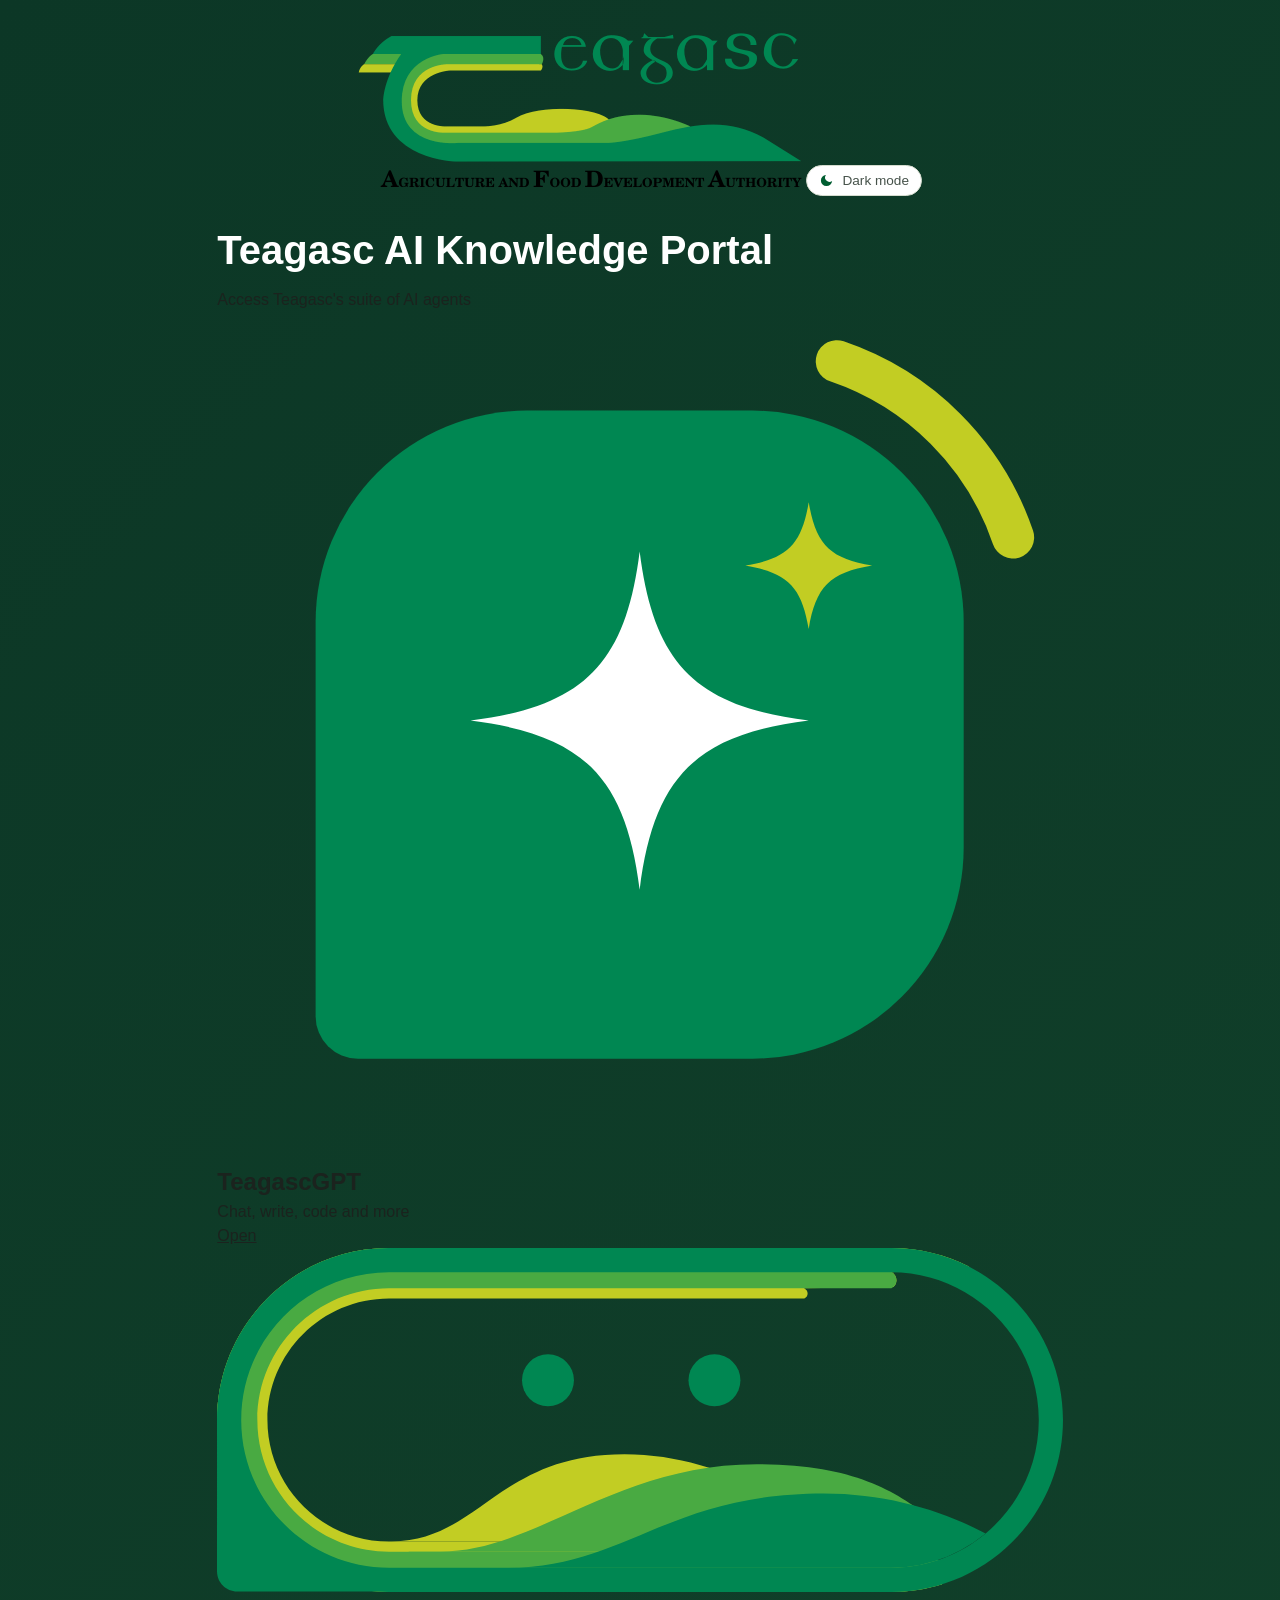
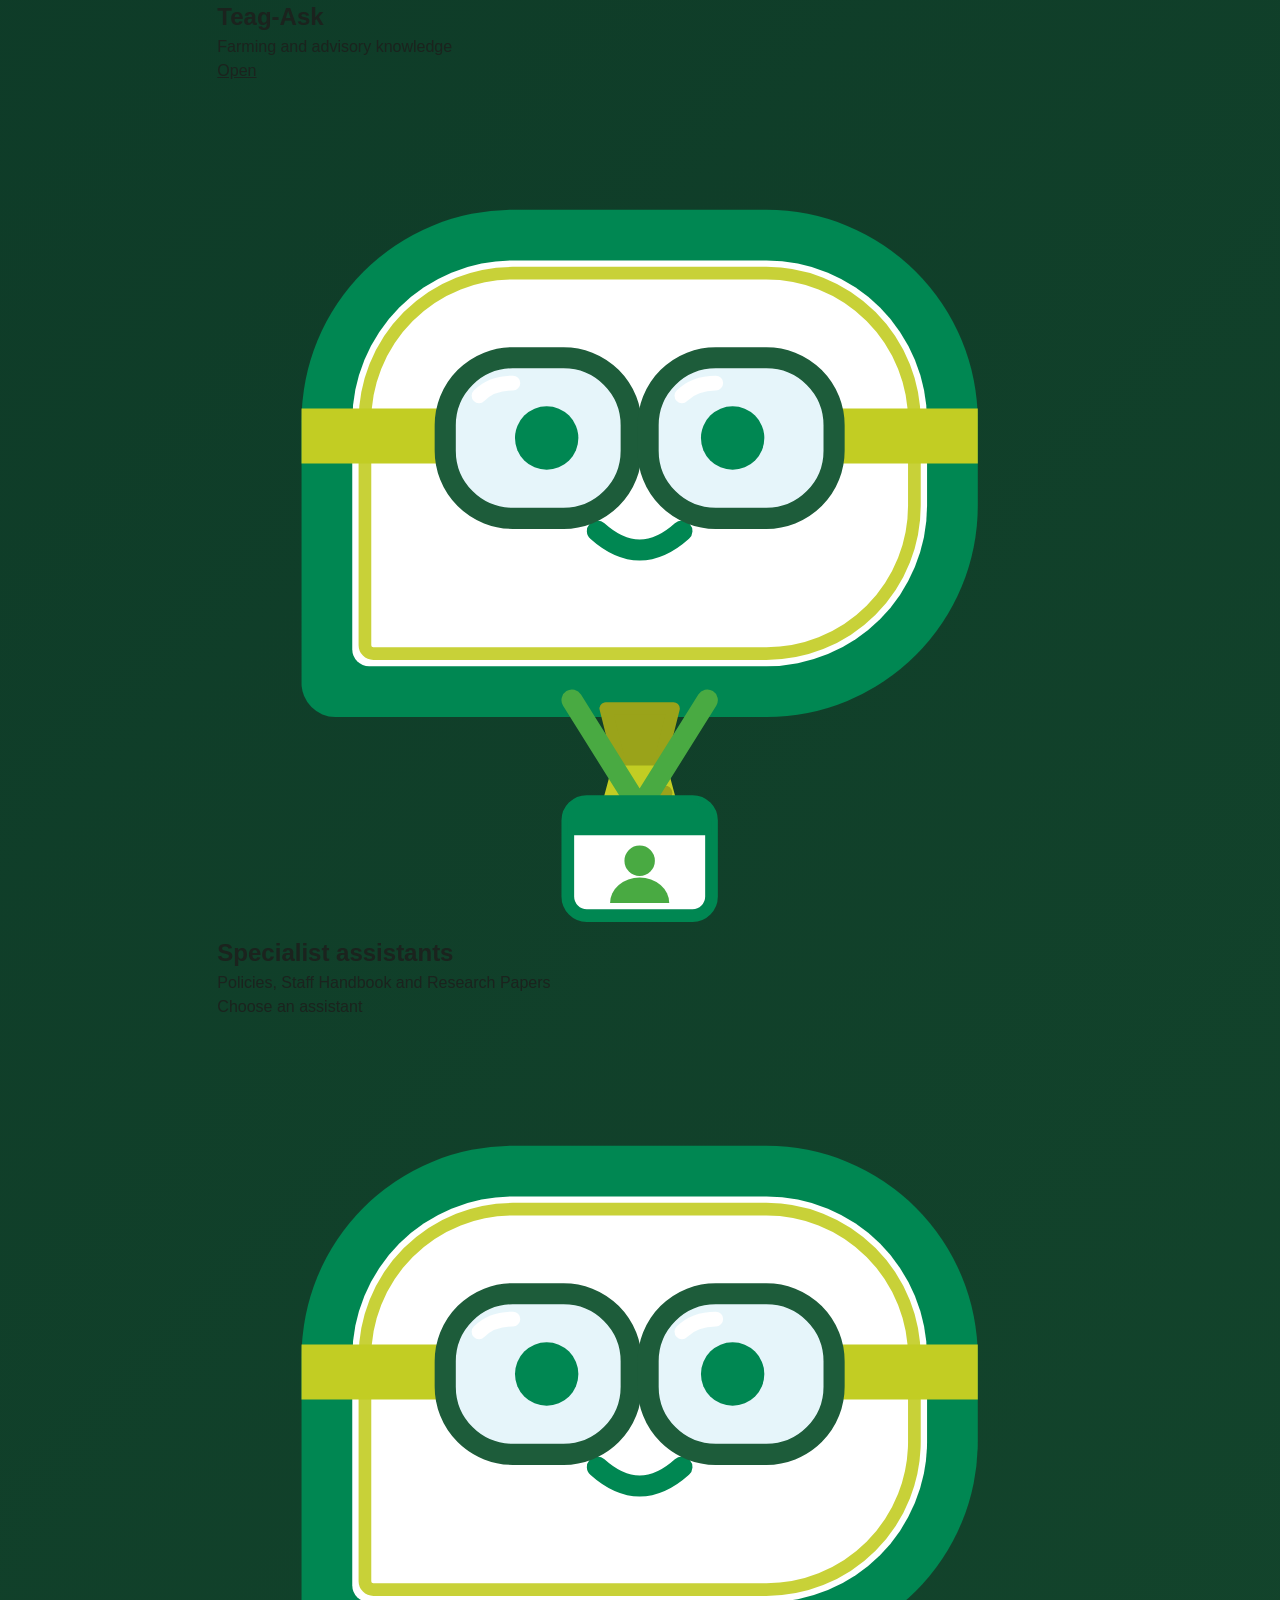
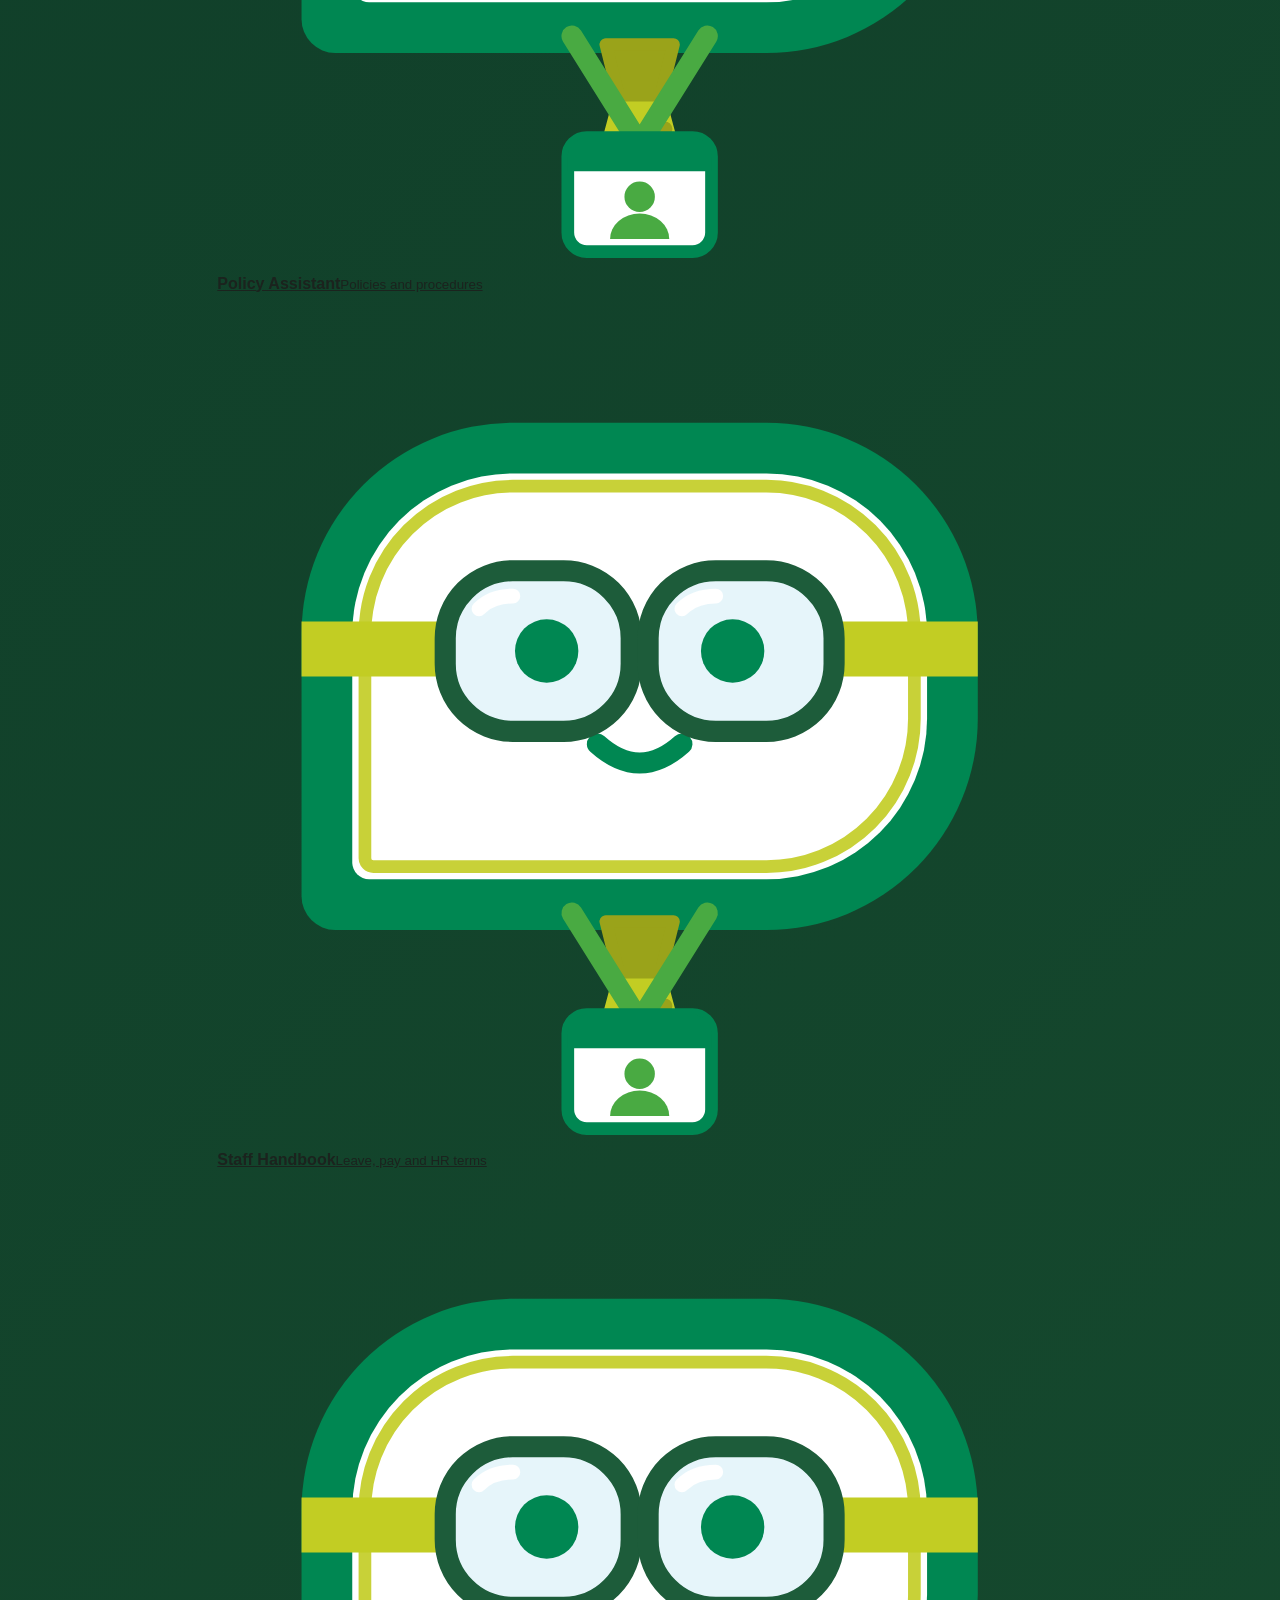
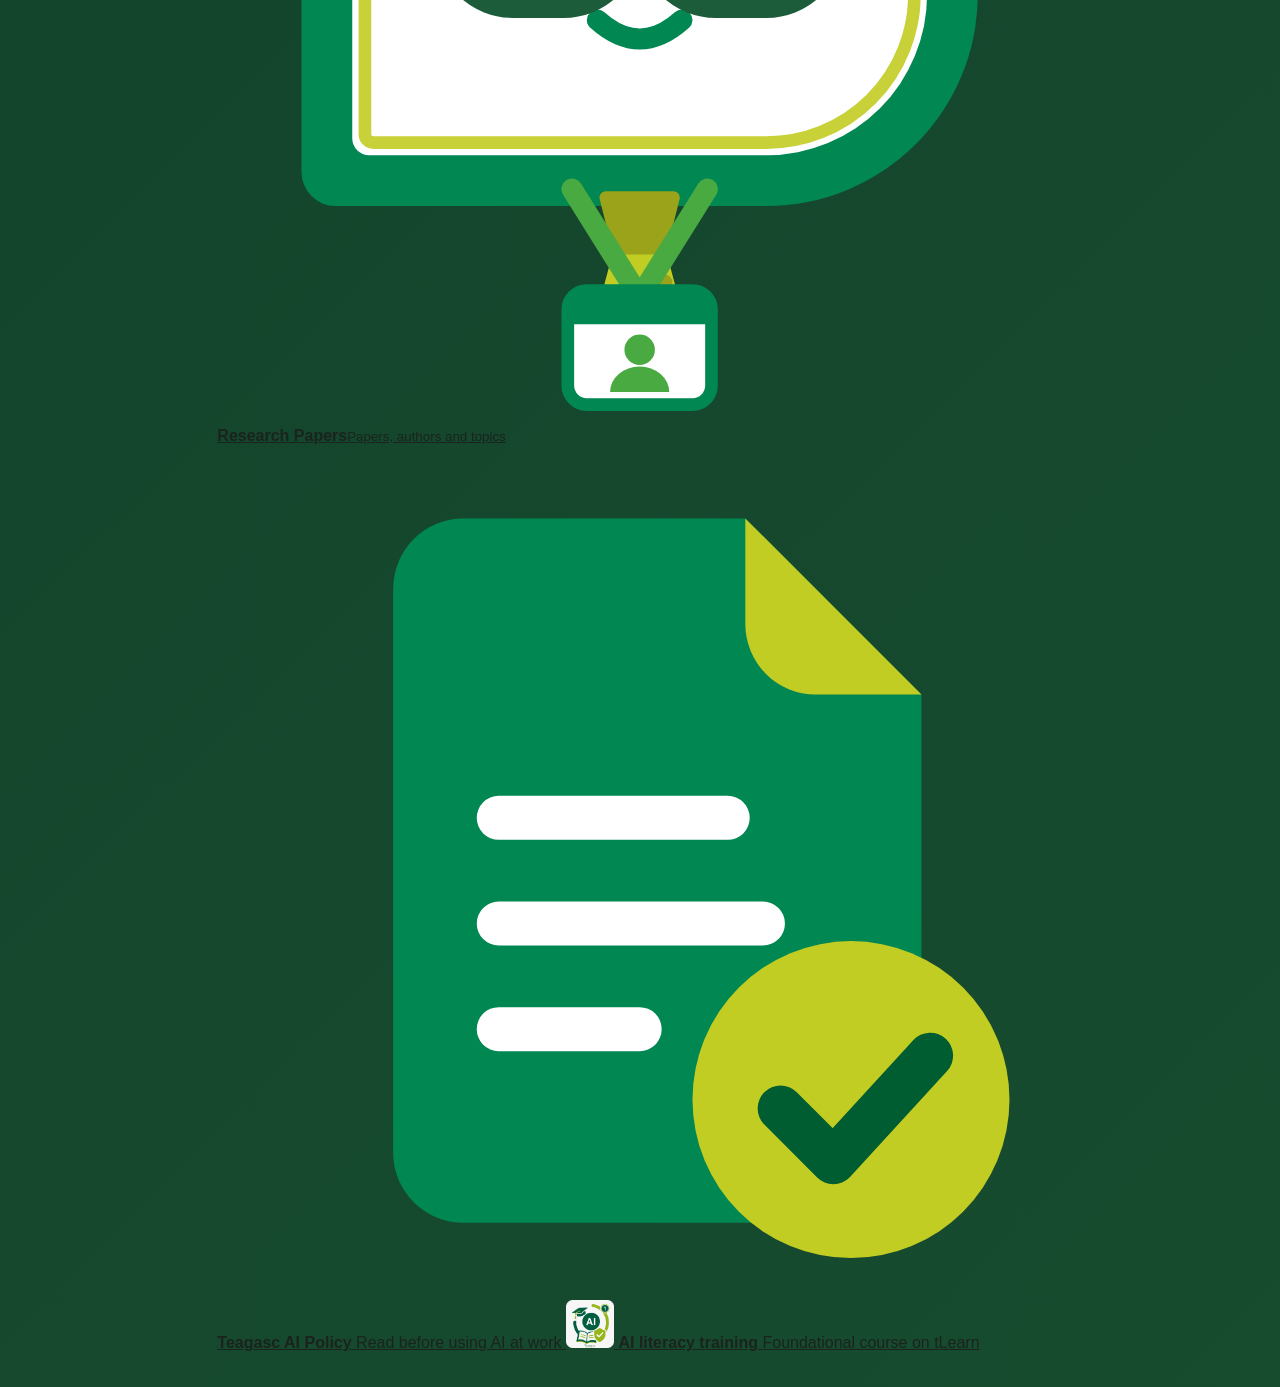
<file: index.html>
<!DOCTYPE html>
<html lang="en">
<head>
  <meta charset="UTF-8" />
  <meta name="viewport" content="width=device-width, initial-scale=1.0" />
  <title>Teagasc AI Knowledge Portal</title>
  <link rel="preconnect" href="https://fonts.googleapis.com" />
  <link rel="stylesheet" href="https://fonts.googleapis.com/css2?family=Inter:wght@400;500;600&family=Roboto+Slab:wght@500;600&display=swap" />
  <script src="theme.js?v=2"></script>
  <link rel="stylesheet" href="theme.css?v=2" />
  <link rel="stylesheet" href="styles.css?v=7" />
</head>
<body>
  <header class="topbar">
    <img class="logo" src="teagasc-logo.png" alt="Teagasc" width="444" height="156" />
    <button type="button" class="theme-toggle" data-theme-toggle aria-pressed="false">
      <svg class="icon-moon" viewBox="0 0 24 24" aria-hidden="true"><path fill="currentColor" d="M21 12.8A9 9 0 1 1 11.2 3a7 7 0 0 0 9.8 9.8z"/></svg>
      <svg class="icon-sun" viewBox="0 0 24 24" aria-hidden="true"><g fill="none" stroke="currentColor" stroke-width="2" stroke-linecap="round"><circle cx="12" cy="12" r="4"/><path d="M12 2v2M12 20v2M4.9 4.9l1.4 1.4M17.7 17.7l1.4 1.4M2 12h2M20 12h2M4.9 19.1l1.4-1.4M17.7 6.3l1.4-1.4"/></g></svg>
      <span data-theme-label>Dark mode</span>
    </button>
  </header>

  <main class="page">
    <div class="intro">
      <h1>Teagasc AI Knowledge Portal</h1>
      <p>Access Teagasc's suite of AI agents</p>
    </div>

    <section class="tools" aria-label="AI tools">
      <article class="tool">
        <!-- TeagascGPT: a Teag-Ask-style speech bubble (square tail corner) holding an AI spark, with a lime ring arc -->
        <svg class="tool-logo" viewBox="0 0 120 120" role="img" aria-label="TeagascGPT">
          <path d="M88 7a40 40 0 0 1 25 25" fill="none" stroke="#c2cd23" stroke-width="6" stroke-linecap="round"/>
          <path fill="#008752" d="M44 14h32a30 30 0 0 1 30 30v32a30 30 0 0 1-30 30H20a6 6 0 0 1-6-6V44a30 30 0 0 1 30-30z"/>
          <path fill="#fff" d="M60 34c2 16 8 22 24 24-16 2-22 8-24 24-2-16-8-22-24-24 16-2 22-8 24-24z"/>
          <path fill="#c2cd23" d="M84 27c1 6 3 8 9 9-6 1-8 3-9 9-1-6-3-8-9-9 6-1 8-3 9-9z"/>
        </svg>
        <h2>TeagascGPT</h2>
        <p>Chat, write, code and more</p>
        <a class="tool-button" href="https://ai.teagasc.net/login">Open</a>
      </article>

      <article class="tool">
        <img class="tool-logo tool-logo-wide" src="icons/teag-ask.svg" alt="Teag-Ask" />
        <h2>Teag-Ask</h2>
        <p>Farming and advisory knowledge</p>
        <a class="tool-button" href="teagask/">Open</a>
      </article>

      <!-- Specialist assistants: the generic logo opens into the three assistants on hover or keyboard focus
           (always open on touch screens). Each link goes straight to that assistant in the hub. -->
      <article class="tool tool-picker">
        <!-- The assistants' character with no accessories; on hover it splits into the three assistants -->
        <span class="tool-logo picker-logo" role="img" aria-label="Specialist assistants"></span>
        <div class="picker-cover" aria-hidden="true">
          <h2>Specialist assistants</h2>
          <p>Policies, Staff Handbook and Research Papers</p>
          <span class="tool-button picker-hint">Choose an assistant</span>
        </div>
        <nav class="picker" aria-label="Specialist assistants">
          <a class="picker-item" href="assistants/#policy" style="--tone:#008752">
            <span class="picker-icon" data-look="tie"></span>
            <span class="picker-text"><strong>Policy Assistant</strong><small>Policies and procedures</small></span>
          </a>
          <a class="picker-item" href="assistants/#handbook" style="--tone:#49aa42">
            <span class="picker-icon" data-look="badge"></span>
            <span class="picker-text"><strong>Staff Handbook</strong><small>Leave, pay and HR terms</small></span>
          </a>
          <a class="picker-item" href="assistants/#research" style="--tone:#c2cd23">
            <span class="picker-icon" data-look="goggles"></span>
            <span class="picker-text"><strong>Research Papers</strong><small>Papers, authors and topics</small></span>
          </a>
        </nav>
      </article>
    </section>

    <section class="governance" aria-label="AI policy and training">
      <a class="governance-card" href="./Teagasc_AI_Policy_1.0.pdf">
        <svg class="governance-icon" viewBox="0 0 48 48" aria-hidden="true">
          <path fill="#008752" d="M14 4h16l10 10v26a4 4 0 0 1-4 4H14a4 4 0 0 1-4-4V8a4 4 0 0 1 4-4z"/>
          <path fill="#c2cd23" d="M30 4v6a4 4 0 0 0 4 4h6z"/>
          <path fill="none" stroke="#fff" stroke-width="2.5" stroke-linecap="round" d="M16 21h13M16 27h15M16 33h8"/>
          <circle class="badge-gap" cx="36" cy="37" r="9" fill="#c2cd23"/>
          <path fill="none" stroke="#005d31" stroke-width="2.6" stroke-linecap="round" stroke-linejoin="round" d="M32 37.5l3 3 5.5-6"/>
        </svg>
        <span class="governance-text">
          <strong>Teagasc AI Policy</strong>
          <span>Read before using AI at work</span>
        </span>
      </a>
      <a class="governance-card" href="https://tlearn.teagasc.ie/totara/program/view.php?id=31">
        <img class="governance-icon" src="./Foundational-AI-Icon.png" alt="" width="48" height="48" />
        <span class="governance-text">
          <strong>AI literacy training</strong>
          <span>Foundational course on tLearn</span>
        </span>
      </a>
    </section>
  </main>
  <script src="assistants/character.js?v=8"></script>
  <script>
    // The assistants' characters (same artwork as the hub): a plain one as the tile logo, and one per picker
    // link. Each link's character starts on top of the logo (--dx, --dy, --s) so that on hover the logo
    // appears to split into the three assistants (styles.css).
    (function () {
      var logo = document.querySelector(".picker-logo");
      logo.appendChild(AssistantCharacter.create("plain"));
      var icons = document.querySelectorAll(".picker-icon[data-look]");
      icons.forEach(function (slot) { slot.appendChild(AssistantCharacter.create(slot.dataset.look)); });

      var tile = logo.closest(".tool-picker");

      // Centre of an element within the tile from offsetLeft/Top, which ignore CSS transforms, so the result
      // is the same whether the tile is at rest, open or mid-animation.
      function centre(el) {
        var x = el.offsetWidth / 2, y = el.offsetHeight / 2;
        for (var n = el; n && n !== tile; n = n.offsetParent) { x += n.offsetLeft; y += n.offsetTop; }
        return { x: x, y: y };
      }

      function place() {
        var l = centre(logo);
        icons.forEach(function (slot) {
          var c = centre(slot);
          slot.style.setProperty("--dx", (l.x - c.x).toFixed(1) + "px");
          slot.style.setProperty("--dy", (l.y - c.y).toFixed(1) + "px");
          slot.style.setProperty("--s", (logo.offsetWidth / slot.offsetWidth).toFixed(3));
        });
      }
      // Re-measure whenever the tile changes size (images and fonts loading, window resizes) and just
      // before it opens.
      place();
      if (window.ResizeObserver) new ResizeObserver(place).observe(tile);
      window.addEventListener("resize", place);
      if (document.fonts) document.fonts.ready.then(place);
      tile.addEventListener("pointerenter", place);
      tile.addEventListener("focusin", place);
    })();
  </script>
</body>
</html>
</file>
<file: theme.css>
/* Shared design tokens for the AI Portal and the Assistants hub.
   Colours and type follow Teag-Ask so every Teagasc AI tool reads as one family.
   Light is the default; dark is opt-in and stored under the "teagasc-ai-theme" key. */
:root {
  --bg: #f4f6f1;
  --surface: #ffffff;
  --surface-low: #ecf0e8;
  --ink: #1b241d;
  --ink-soft: #46524a;
  --line: #d5dccf;
  --primary: #005d31;
  --primary-strong: #007841;
  --primary-soft: #dcefe1;
  --lime: #c2cd23;
  --gpt: #b45309;
  --teagask: #007841;
  --assistants: #6b7a00;
  --focus: #005d31;
  --shadow: 0 1px 2px rgba(27, 36, 29, .06), 0 10px 30px rgba(27, 36, 29, .08);
  --display: "Roboto Slab", Georgia, serif;
  --body: Inter, "Segoe UI", system-ui, sans-serif;
  --radius: 14px;
  color-scheme: light;
}

:root[data-theme="dark"] {
  --bg: #111713;
  --surface: #18211b;
  --surface-low: #1f2a22;
  --ink: #eef3ec;
  --ink-soft: #b4c2b5;
  --line: #2f3d33;
  --primary: #8fe5a6;
  --primary-strong: #b8f2c6;
  --primary-soft: #1f3a28;
  --gpt: #f5a65b;
  --teagask: #8fe5a6;
  --assistants: #d4de4a;
  --focus: #b8f2c6;
  --shadow: 0 1px 2px rgba(0, 0, 0, .3), 0 10px 30px rgba(0, 0, 0, .35);
  color-scheme: dark;
}

*, *::before, *::after { box-sizing: border-box; }

body {
  margin: 0;
  background: var(--bg);
  color: var(--ink);
  font-family: var(--body);
  line-height: 1.5;
  -webkit-font-smoothing: antialiased;
}

a { color: inherit; }

:focus-visible {
  outline: 2px solid var(--focus);
  outline-offset: 3px;
  border-radius: 6px;
}

.theme-toggle {
  display: inline-flex;
  align-items: center;
  gap: 8px;
  padding: 7px 12px;
  border: 1px solid var(--line);
  border-radius: 999px;
  background: var(--surface);
  color: var(--ink-soft);
  font: 500 .85rem var(--body);
  cursor: pointer;
}
.theme-toggle:hover { color: var(--ink); border-color: var(--primary); }
.theme-toggle svg { width: 15px; height: 15px; color: var(--primary); }
.theme-toggle .icon-sun { display: none; }
:root[data-theme="dark"] .theme-toggle .icon-sun { display: block; }
:root[data-theme="dark"] .theme-toggle .icon-moon { display: none; }

@media (prefers-reduced-motion: reduce) {
  *, *::before, *::after { transition: none !important; animation: none !important; }
}
</file>
<file: styles.css>
:root {
    --primary-color: #007841;
    --secondary-color: #c3cf21;
    --accent-color: #c3cf21;
    --background-start: rgba(12, 55, 38, 1);
    --background-end: rgba(23, 76, 47, 1);
    --card-bg: rgba(255, 255, 255, 0.9);
    --card-shadow: 0 10px 20px rgba(0, 0, 0, 0.1);
    --text-color: #1b231e;
    --transition-time: 0.3s;
  }

  * {
    margin: 0;
    padding: 0;
    box-sizing: border-box;
    font-family: 'Segoe UI', Tahoma, Geneva, Verdana, sans-serif;
  }

  /* Hide the default cursor everywhere */
  body,
  button,
  .card,
  .card-button,
  .app-icon,
  .close-modal
  .footer-links {
    cursor: none !important;
  }

  body {
    min-height: 100vh;
    background: linear-gradient(135deg, var(--background-start), var(--background-end));
    color: var(--text-color);
    display: flex;
    flex-direction: column;
    align-items: center;
    transition: background 0.5s ease;
    padding: 2rem;
    overflow-x: hidden;
  }

  .top-nav {
    position: static;
    z-index: 9999;
    width: min(560px, 100%);
    margin: 0 auto 1.25rem;
    padding: 0.45rem;
    display: flex;
    justify-content: center;
    gap: 0.5rem;
    background: rgba(248, 248, 245, 0.95);
    border: 1px solid rgba(255, 255, 255, 0.7);
    border-radius: 999px;
    box-shadow: 0 10px 25px rgba(0, 0, 0, 0.12);
    backdrop-filter: blur(6px);
  }

  .top-nav-link {
    padding: 0.6rem 1rem;
    border-radius: 999px;
    color: #2a302b;
    text-decoration: none;
    font-weight: 600;
    letter-spacing: 0.01em;
    transition: background-color 0.2s ease, color 0.2s ease;
  }

  .top-nav-link:hover {
    background: rgba(0, 120, 65, 0.12);
    color: #0c4a2c;
  }

  .top-nav-link.active {
    background: #007841;
    color: #ffffff;
  }

  /* Custom cursor styles with smooth transition */
  .cursor {
    position: fixed;
    width: 20px;
    height: 20px;
    border-radius: 50%;
    background-color: rgba(255, 255, 255, 0.69);
    pointer-events: none;
    transform: translate(-50%, -50%);
    z-index: 10002;
    transition: background-color 0.3s ease;
  }

  .cursor-glow {
    position: fixed;
    width: 40px;
    height: 40px;
    border-radius: 50%;
    background: radial-gradient(circle, rgba(253, 255, 254, 0.8) 0%, rgba(255, 255, 255, 0) 70%);
    pointer-events: none;
    transform: translate(-50%, -50%);
    z-index: 10001;
    filter: blur(2px);
    transition: background-color 0.3s ease, width 0.3s ease, height 0.3s ease;
  }

  header {
    text-align: center;
    width: 100%;
  }

  h1 {
    font-size: 2.5rem;
    margin-bottom: 0.5rem;
    margin-top: 1.5rem;
    background: linear-gradient(to right, var(--background-start), var(--background-end));
    -webkit-background-clip: text;
    background-clip: text;
    color: rgb(255, 255, 255);
  }

  header p {
    color: rgb(255, 255, 255);
    font-weight: bold;
    font-size: 2.5rem;
    margin-bottom: 0.5rem;
  }

  .subtitle {
    font-size: 1.2rem;
    opacity: 0.85;
  }

  .dashboard {
    display: grid;
    grid-template-columns: repeat(auto-fit, minmax(300px, 1fr));
    gap: 2rem;
    width: 100%;
    max-width: 1200px;
  }

  .card {
    background: var(--card-bg);
    border-radius: 15px;
    padding: 2rem;
    box-shadow: var(--card-shadow);
    transition: transform var(--transition-time), box-shadow var(--transition-time);
    position: relative;
    overflow: hidden;
    display: flex;
    flex-direction: column;
    align-items: center;
    min-height: 250px;
  }

  .card:hover {
    transform: translateY(-10px);
    box-shadow: 0 15px 30px rgba(0, 0, 0, 0.15);
  }

  .card::before {
    content: '';
    position: absolute;
    top: 0;
    left: 0;
    width: 100%;
    height: 6px;
    background: linear-gradient(to right, var(--primary-color), var(--secondary-color));
  }

  .card-icon {
    width: 80px;
    height: 80px;
    margin-bottom: 1.5rem;
    display: flex;
    align-items: center;
    justify-content: center;
    background: rgba(255, 255, 255, 0.9);
    border-radius: 50%;
    box-shadow: 0 4px 8px rgba(0, 0, 0, 0.1);
  }

  .card-icon i {
    font-size: 2rem;  /* Increase this value as needed */
    display: block;
    width: 100%;
    text-align: center;
  }

  .card h2 {
    font-size: 1.5rem;
    margin-bottom: 1rem;
    text-align: center;
  }

  .card p {
    font-size: 0.95rem;
    opacity: 0.8;
    text-align: center;
    margin-bottom: 1.5rem;
  }

  .card-button {
    padding: 0.8rem 1.5rem;
    background: linear-gradient(to right, var(--primary-color), var(--secondary-color));
    color: white;
    border: none;
    border-radius: 30px;
    font-weight: 600;
    transition: transform 0.2s;
    margin-top: auto;
    text-decoration: none;
  }

  .card-button:hover {
    transform: scale(1.05);
  }

  /* ======== MODAL (Folder-style) ======== */
  .folder-modal {
    position: fixed;
    top: 0;
    left: 0;
    width: 100vw;
    height: 100vh;
    background: rgba(0, 0, 0, 0.5);
    backdrop-filter: blur(5px);
    display: none;
    /* Hidden by default */
    align-items: center;
    justify-content: center;
    z-index: 10000;
    /* Above everything else */
  }

  .folder-modal.show {
    display: flex;
    /* Show the modal */
    animation: fadeIn 0.3s forwards;
  }

  @keyframes fadeIn {
    from {
      opacity: 0;
    }

    to {
      opacity: 1;
    }
  }

  .folder-modal-content {
    width: 90%;
    max-width: 600px;
    background: var(--card-bg);
    border-radius: 20px;
    padding: 2rem;
    box-shadow: var(--card-shadow);
    position: relative;
    display: flex;
    flex-direction: column;
    align-items: center;
    animation: scaleUp 0.3s ease;
  }

  @keyframes scaleUp {
    from {
      transform: scale(0.9);
    }

    to {
      transform: scale(1);
    }
  }

  .modal-header {
    margin-bottom: 1.5rem;
    display: flex;
    justify-content: space-between;
    width: 100%;
  }

  .modal-title {
    font-size: 1.4rem;
    font-weight: bold;
    text-align: left;
  }

  .close-modal {
    background: none;
    border: none;
    font-size: 1.85rem;
    cursor: none;
    color: #999;
    transition: color 0.2s;
  }

  .close-modal:hover {
    color: #666;
  }

  .modal-body {
    display: flex;
    flex-wrap: wrap;
    gap: 1rem;
    justify-content: center;
    width: 100%;
  }

  /* Example “app icon” style for the AI assistants inside the folder */
  .app-icon {
    width: 100px;
    height: 100px;
    background: rgba(255, 255, 255, 0.9);
    border-radius: 15px;
    box-shadow: 0 4px 8px rgba(0, 0, 0, 0.1);
    display: flex;
    flex-direction: column;
    align-items: center;
    justify-content: center;
    text-align: center;
    transition: transform 0.2s;
  }

  .app-icon:hover {
    transform: translateY(-5px);
  }

  .app-icon svg {
    width: 40px;
    height: 40px;
    margin-bottom: 0.5rem;
  }

  .app-icon span {
    font-size: 0.85rem;
    font-weight: 500;
  }

  /* Responsive */
  @media (max-width: 768px) {
    .top-nav {
      width: 100%;
      padding: 0.4rem;
      gap: 0.35rem;
    }

    .top-nav-link {
      flex: 1;
      text-align: center;
      padding: 0.55rem 0.75rem;
      font-size: 0.95rem;
    }

    .dashboard {
      grid-template-columns: 1fr;
    }

    h1 {
      font-size: 2rem;
    }

    .card {
      min-height: 220px;
    }

    .folder-modal-content {
      width: 95%;
    }
  }



  footer {
    margin-top: 1rem;
    bottom: 0;
    padding: 1rem;
    background-color: rgba(255, 254, 254, 0.8); /* Slightly darker for contrast with white text */
    text-align: center;
    border-radius: 15px;
    transition: transform var(--transition-time), box-shadow var(--transition-time);
  }

  footer:hover {
    transform: translateY(-10px);
  }

  .footer-links {
    display: flex;
    justify-content: center;
    align-items: flex-start;
    flex-wrap: wrap;
    gap: 5rem; /* spacing between links */
  }

  .footer-link {
    display: flex;
    flex-direction: column;
    align-items: center;
    justify-content: flex-start;
    text-decoration: none;
    color: #00301b; /* white text */
    font-weight: 600;
    font-size: 1.1rem; /* slightly larger text */
    min-width: 165px;
  }

  .footer-link .footer-link-icon {
    display: flex;
    align-items: center;
    justify-content: center;
    width: 2.75rem !important;
    height: 2.75rem !important;
    max-width: 2.75rem;
    max-height: 2.75rem;
    margin-bottom: 0.35rem;
  }

  .footer-link i.footer-link-icon {
    font-size: 2.75rem; /* make icon a bit bigger */
    line-height: 2.75rem;
  }

  .footer-link img.footer-link-icon {
    flex: 0 0 auto;
    object-fit: cover;
    border-radius: 0.45rem;
  }

  .footer-link span {
    display: block;
    line-height: 1.25;
  }


   /* Apply grayscale to the entire card to achieve the black and white effect */
   .coming-soon {
    filter: grayscale(100%);
    position: relative;
  }

  /* Style the lock overlay to appear over the card-icon */
  .coming-soon .lock-overlay {
    position: absolute;
    top: 50%;
    left: 50%;
    transform: translate(-50%, -50%);
    color: #000000;
    font-size: 2.5rem;
    opacity: 0.9;
    pointer-events: none; /* Ensure the overlay doesn't block interactions */
  }

  /* Disable the button appearance */
  .coming-soon .card-button {
    cursor: not-allowed;
    opacity: 0.7;
  }
</file>
